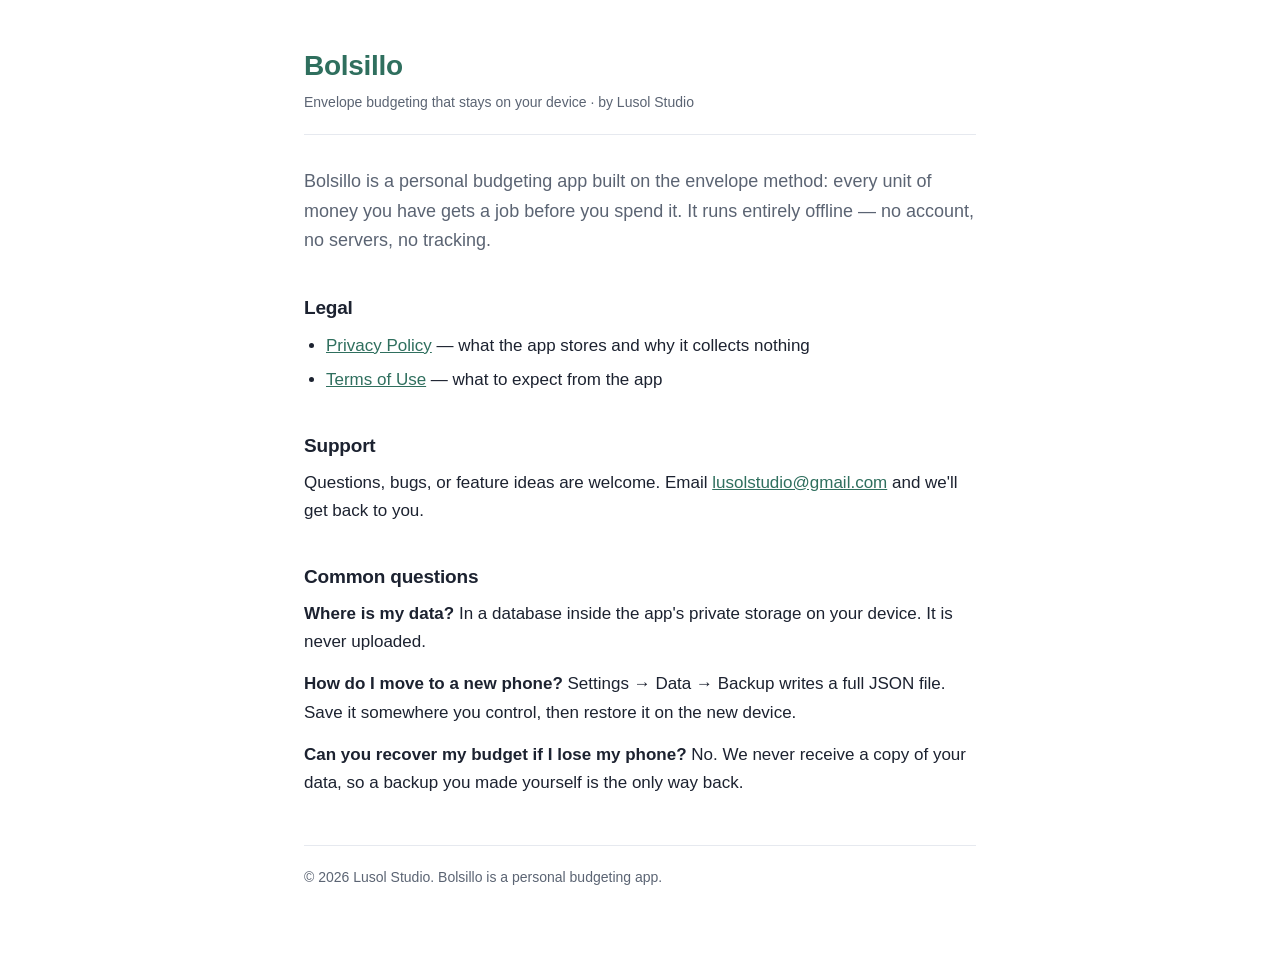
<file: index.html>
<!DOCTYPE html>
<html lang="en">
<head>
  <meta charset="utf-8">
  <meta name="viewport" content="width=device-width, initial-scale=1">
  <title>Bolsillo — Legal &amp; Support</title>
  <meta name="description" content="Privacy policy, terms of use, and support contact for Bolsillo, a local-first personal budgeting app by Lusol Studio.">
  <link rel="stylesheet" href="style.css">
</head>
<body>
  <main class="wrap">
    <header>
      <h1><span class="brand">Bolsillo</span></h1>
      <div class="meta">Envelope budgeting that stays on your device · by Lusol Studio</div>
    </header>

    <p class="lead">Bolsillo is a personal budgeting app built on the envelope method: every unit of money you have gets a job before you spend it. It runs entirely offline — no account, no servers, no tracking.</p>

    <h2>Legal</h2>
    <ul>
      <li><a href="privacy.html">Privacy Policy</a> — what the app stores and why it collects nothing</li>
      <li><a href="terms.html">Terms of Use</a> — what to expect from the app</li>
    </ul>

    <h2>Support</h2>
    <p>Questions, bugs, or feature ideas are welcome. Email <a href="mailto:lusolstudio@gmail.com">lusolstudio@gmail.com</a> and we'll get back to you.</p>

    <h2>Common questions</h2>
    <p><strong>Where is my data?</strong> In a database inside the app's private storage on your device. It is never uploaded.</p>
    <p><strong>How do I move to a new phone?</strong> Settings → Data → Backup writes a full JSON file. Save it somewhere you control, then restore it on the new device.</p>
    <p><strong>Can you recover my budget if I lose my phone?</strong> No. We never receive a copy of your data, so a backup you made yourself is the only way back.</p>

    <footer>
      © 2026 Lusol Studio. Bolsillo is a personal budgeting app.
    </footer>
  </main>
</body>
</html>
</file>
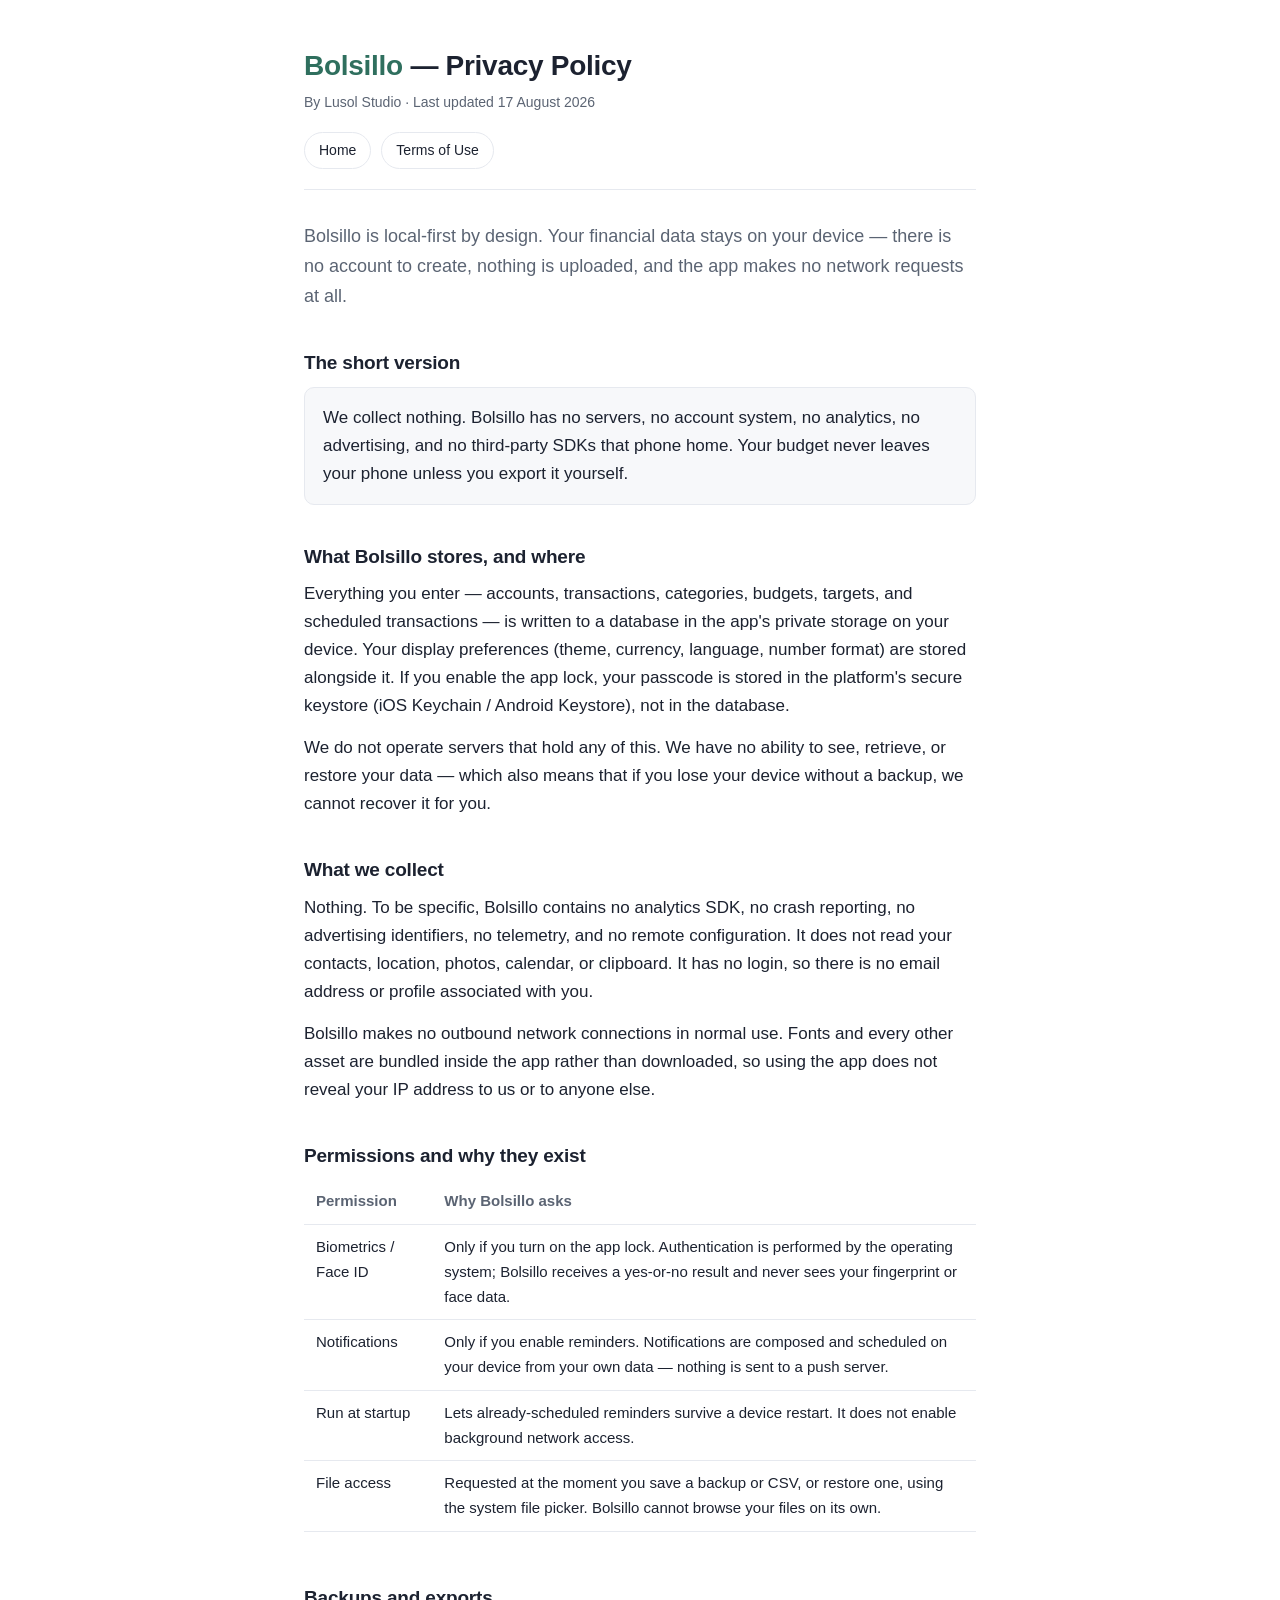
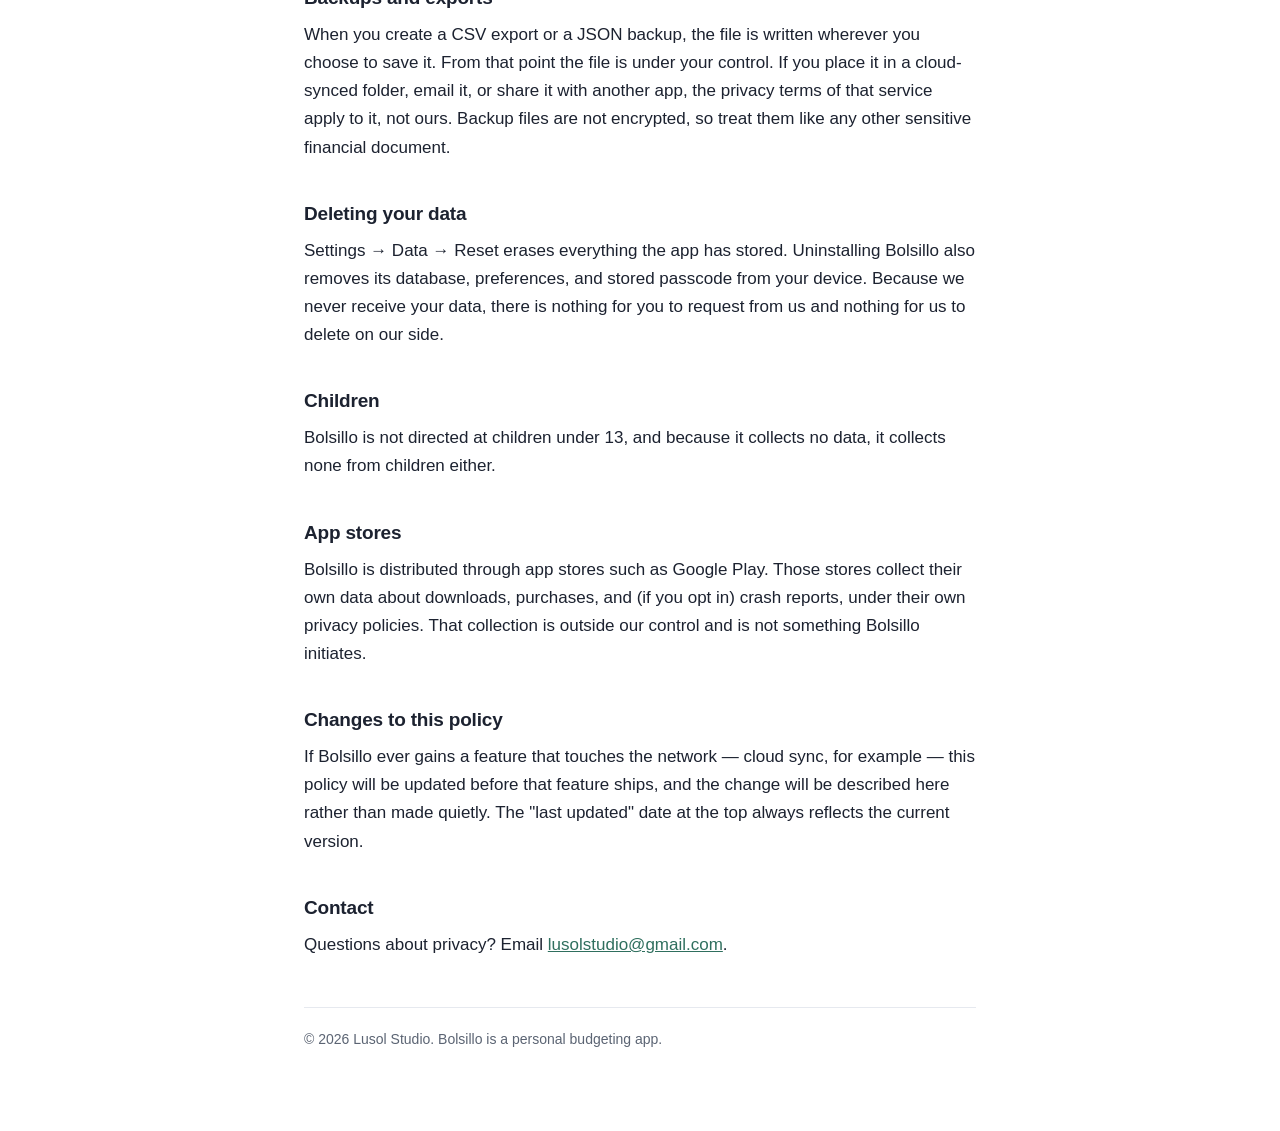
<file: privacy.html>
<!DOCTYPE html>
<html lang="en">
<head>
  <meta charset="utf-8">
  <meta name="viewport" content="width=device-width, initial-scale=1">
  <title>Bolsillo — Privacy Policy</title>
  <meta name="description" content="Privacy policy for Bolsillo, a local-first personal budgeting app by Lusol Studio. No accounts, no tracking, no data collection.">
  <link rel="stylesheet" href="style.css">
</head>
<body>
  <main class="wrap">
    <header>
      <h1><span class="brand">Bolsillo</span> — Privacy Policy</h1>
      <div class="meta">By Lusol Studio · Last updated 17 August 2026</div>
      <nav class="nav">
        <a href="index.html">Home</a>
        <a href="terms.html">Terms of Use</a>
      </nav>
    </header>

    <p class="lead">Bolsillo is local-first by design. Your financial data stays on your device — there is no account to create, nothing is uploaded, and the app makes no network requests at all.</p>

    <h2>The short version</h2>
    <div class="callout">
      <p>We collect nothing. Bolsillo has no servers, no account system, no analytics, no advertising, and no third-party SDKs that phone home. Your budget never leaves your phone unless you export it yourself.</p>
    </div>

    <h2>What Bolsillo stores, and where</h2>
    <p>Everything you enter — accounts, transactions, categories, budgets, targets, and scheduled transactions — is written to a database in the app's private storage on your device. Your display preferences (theme, currency, language, number format) are stored alongside it. If you enable the app lock, your passcode is stored in the platform's secure keystore (iOS Keychain / Android Keystore), not in the database.</p>
    <p>We do not operate servers that hold any of this. We have no ability to see, retrieve, or restore your data — which also means that if you lose your device without a backup, we cannot recover it for you.</p>

    <h2>What we collect</h2>
    <p>Nothing. To be specific, Bolsillo contains no analytics SDK, no crash reporting, no advertising identifiers, no telemetry, and no remote configuration. It does not read your contacts, location, photos, calendar, or clipboard. It has no login, so there is no email address or profile associated with you.</p>
    <p>Bolsillo makes no outbound network connections in normal use. Fonts and every other asset are bundled inside the app rather than downloaded, so using the app does not reveal your IP address to us or to anyone else.</p>

    <h2>Permissions and why they exist</h2>
    <div class="table-scroll">
      <table>
        <thead>
          <tr><th>Permission</th><th>Why Bolsillo asks</th></tr>
        </thead>
        <tbody>
          <tr>
            <td>Biometrics / Face ID</td>
            <td>Only if you turn on the app lock. Authentication is performed by the operating system; Bolsillo receives a yes-or-no result and never sees your fingerprint or face data.</td>
          </tr>
          <tr>
            <td>Notifications</td>
            <td>Only if you enable reminders. Notifications are composed and scheduled on your device from your own data — nothing is sent to a push server.</td>
          </tr>
          <tr>
            <td>Run at startup</td>
            <td>Lets already-scheduled reminders survive a device restart. It does not enable background network access.</td>
          </tr>
          <tr>
            <td>File access</td>
            <td>Requested at the moment you save a backup or CSV, or restore one, using the system file picker. Bolsillo cannot browse your files on its own.</td>
          </tr>
        </tbody>
      </table>
    </div>

    <h2>Backups and exports</h2>
    <p>When you create a CSV export or a JSON backup, the file is written wherever you choose to save it. From that point the file is under your control. If you place it in a cloud-synced folder, email it, or share it with another app, the privacy terms of that service apply to it, not ours. Backup files are not encrypted, so treat them like any other sensitive financial document.</p>

    <h2>Deleting your data</h2>
    <p>Settings → Data → Reset erases everything the app has stored. Uninstalling Bolsillo also removes its database, preferences, and stored passcode from your device. Because we never receive your data, there is nothing for you to request from us and nothing for us to delete on our side.</p>

    <h2>Children</h2>
    <p>Bolsillo is not directed at children under 13, and because it collects no data, it collects none from children either.</p>

    <h2>App stores</h2>
    <p>Bolsillo is distributed through app stores such as Google Play. Those stores collect their own data about downloads, purchases, and (if you opt in) crash reports, under their own privacy policies. That collection is outside our control and is not something Bolsillo initiates.</p>

    <h2>Changes to this policy</h2>
    <p>If Bolsillo ever gains a feature that touches the network — cloud sync, for example — this policy will be updated before that feature ships, and the change will be described here rather than made quietly. The "last updated" date at the top always reflects the current version.</p>

    <h2>Contact</h2>
    <p>Questions about privacy? Email <a href="mailto:lusolstudio@gmail.com">lusolstudio@gmail.com</a>.</p>

    <footer>
      © 2026 Lusol Studio. Bolsillo is a personal budgeting app.
    </footer>
  </main>
</body>
</html>
</file>
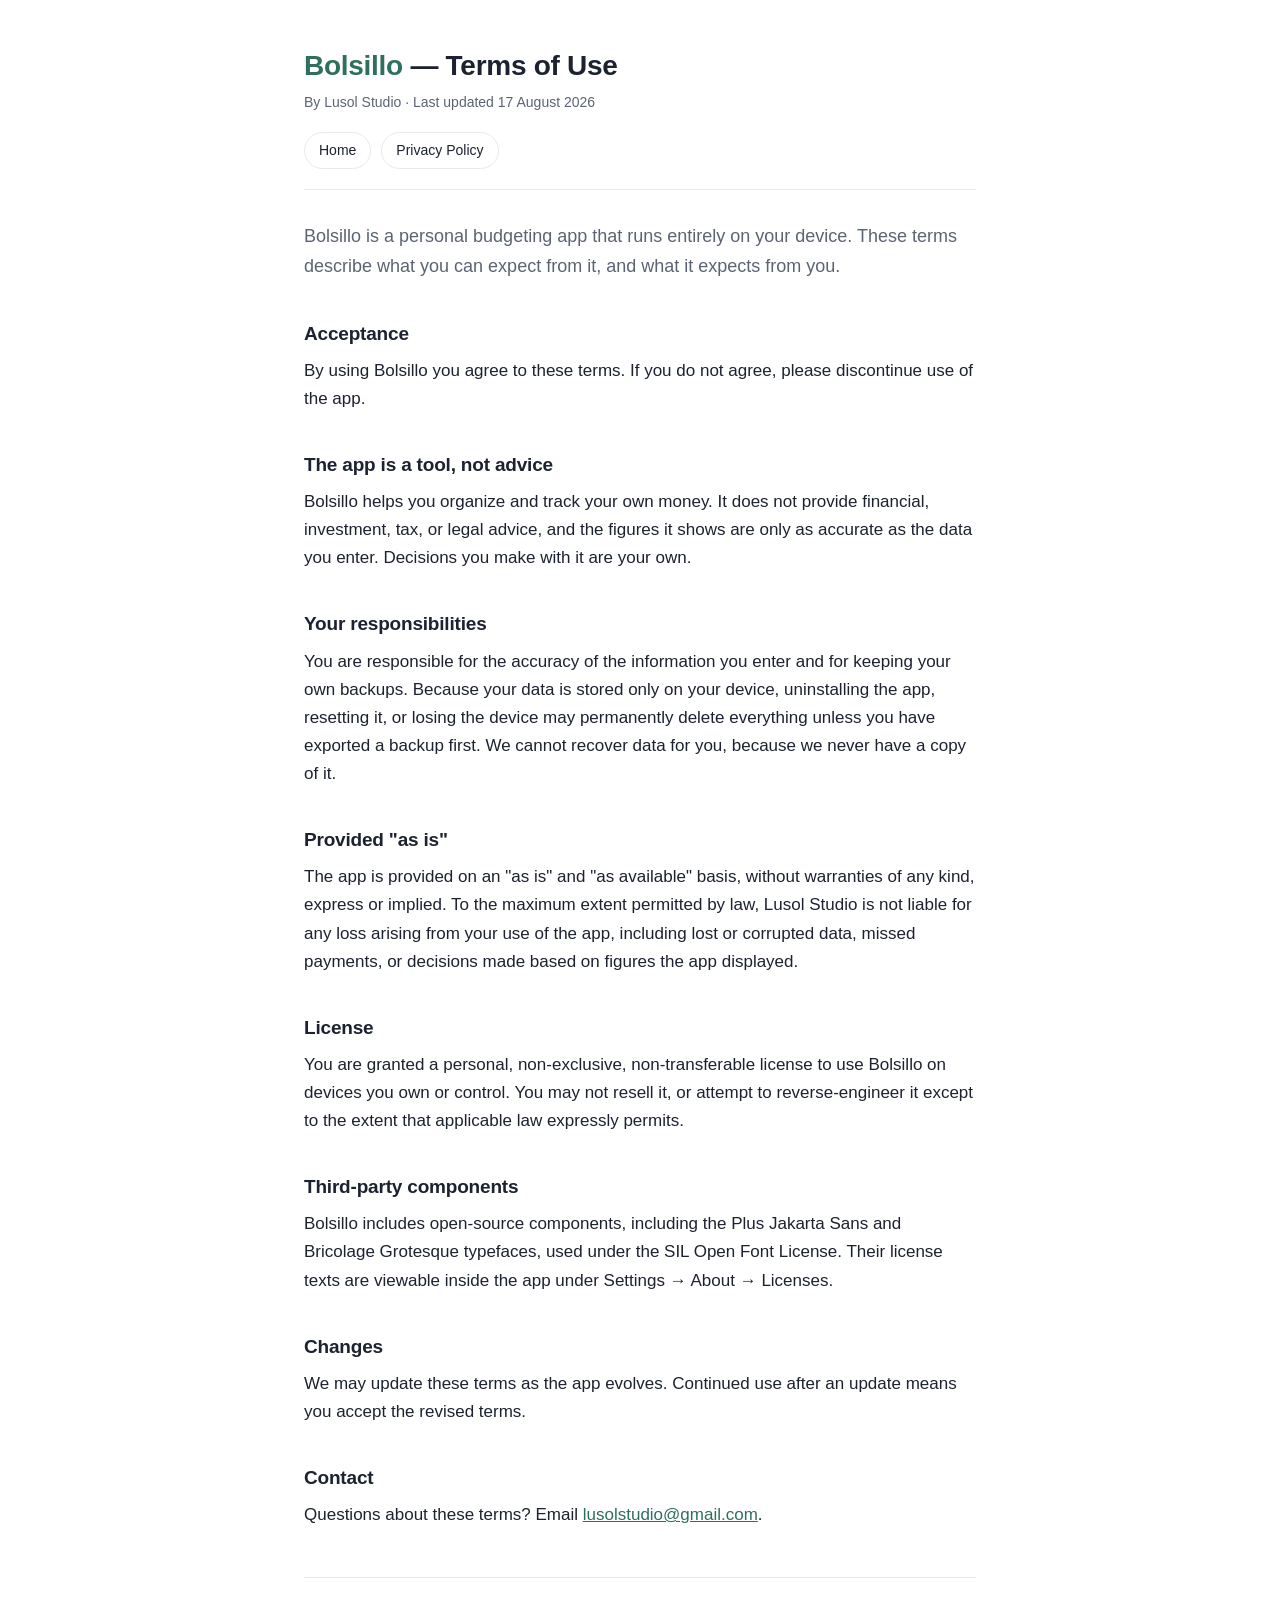
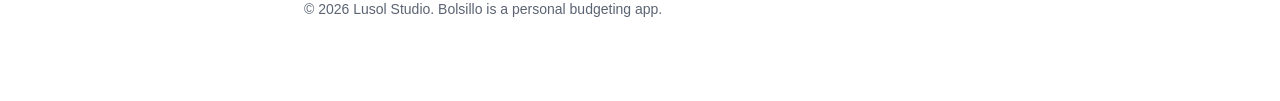
<file: terms.html>
<!DOCTYPE html>
<html lang="en">
<head>
  <meta charset="utf-8">
  <meta name="viewport" content="width=device-width, initial-scale=1">
  <title>Bolsillo — Terms of Use</title>
  <meta name="description" content="Terms of use for Bolsillo, a local-first personal budgeting app by Lusol Studio.">
  <link rel="stylesheet" href="style.css">
</head>
<body>
  <main class="wrap">
    <header>
      <h1><span class="brand">Bolsillo</span> — Terms of Use</h1>
      <div class="meta">By Lusol Studio · Last updated 17 August 2026</div>
      <nav class="nav">
        <a href="index.html">Home</a>
        <a href="privacy.html">Privacy Policy</a>
      </nav>
    </header>

    <p class="lead">Bolsillo is a personal budgeting app that runs entirely on your device. These terms describe what you can expect from it, and what it expects from you.</p>

    <h2>Acceptance</h2>
    <p>By using Bolsillo you agree to these terms. If you do not agree, please discontinue use of the app.</p>

    <h2>The app is a tool, not advice</h2>
    <p>Bolsillo helps you organize and track your own money. It does not provide financial, investment, tax, or legal advice, and the figures it shows are only as accurate as the data you enter. Decisions you make with it are your own.</p>

    <h2>Your responsibilities</h2>
    <p>You are responsible for the accuracy of the information you enter and for keeping your own backups. Because your data is stored only on your device, uninstalling the app, resetting it, or losing the device may permanently delete everything unless you have exported a backup first. We cannot recover data for you, because we never have a copy of it.</p>

    <h2>Provided "as is"</h2>
    <p>The app is provided on an "as is" and "as available" basis, without warranties of any kind, express or implied. To the maximum extent permitted by law, Lusol Studio is not liable for any loss arising from your use of the app, including lost or corrupted data, missed payments, or decisions made based on figures the app displayed.</p>

    <h2>License</h2>
    <p>You are granted a personal, non-exclusive, non-transferable license to use Bolsillo on devices you own or control. You may not resell it, or attempt to reverse-engineer it except to the extent that applicable law expressly permits.</p>

    <h2>Third-party components</h2>
    <p>Bolsillo includes open-source components, including the Plus Jakarta Sans and Bricolage Grotesque typefaces, used under the SIL Open Font License. Their license texts are viewable inside the app under Settings → About → Licenses.</p>

    <h2>Changes</h2>
    <p>We may update these terms as the app evolves. Continued use after an update means you accept the revised terms.</p>

    <h2>Contact</h2>
    <p>Questions about these terms? Email <a href="mailto:lusolstudio@gmail.com">lusolstudio@gmail.com</a>.</p>

    <footer>
      © 2026 Lusol Studio. Bolsillo is a personal budgeting app.
    </footer>
  </main>
</body>
</html>
</file>
<file: style.css>
:root {
  --ink: #1c2230;
  --ink-soft: #5b6473;
  --line: #e6e9ef;
  --accent: #2f6f5e;
  --bg: #ffffff;
  --card: #f7f8fa;
}

@media (prefers-color-scheme: dark) {
  :root {
    --ink: #e7eaf0;
    --ink-soft: #9aa3b2;
    --line: #2a3140;
    --accent: #5cc4a7;
    --bg: #14181f;
    --card: #1b212a;
  }
}

* { box-sizing: border-box; }
html { -webkit-text-size-adjust: 100%; }

body {
  margin: 0;
  background: var(--bg);
  color: var(--ink);
  font-family: -apple-system, BlinkMacSystemFont, "Segoe UI", Roboto, Helvetica, Arial, sans-serif;
  line-height: 1.65;
  font-size: 17px;
}

.wrap {
  max-width: 720px;
  margin: 0 auto;
  padding: 48px 24px 80px;
}

header {
  border-bottom: 1px solid var(--line);
  padding-bottom: 20px;
  margin-bottom: 32px;
}

h1 {
  font-size: 28px;
  margin: 0 0 4px;
  letter-spacing: -0.01em;
  line-height: 1.25;
}

.brand { color: var(--accent); font-weight: 700; }

.meta {
  color: var(--ink-soft);
  font-size: 14px;
  margin-top: 8px;
}

h2 {
  font-size: 19px;
  margin: 36px 0 8px;
  letter-spacing: -0.01em;
}

p { margin: 0 0 14px; }

.lead {
  font-size: 18px;
  color: var(--ink-soft);
}

a { color: var(--accent); }
a:hover { text-decoration: none; }

ul { margin: 0 0 14px; padding-left: 22px; }
li { margin-bottom: 6px; }

.callout {
  background: var(--card);
  border: 1px solid var(--line);
  border-radius: 10px;
  padding: 16px 18px;
  margin: 0 0 14px;
}

.callout p:last-child { margin-bottom: 0; }

.nav {
  display: flex;
  flex-wrap: wrap;
  gap: 10px;
  margin-top: 18px;
}

.nav a {
  display: inline-block;
  border: 1px solid var(--line);
  border-radius: 999px;
  padding: 6px 14px;
  font-size: 14px;
  text-decoration: none;
  color: var(--ink);
}

.nav a:hover { border-color: var(--accent); color: var(--accent); }

footer {
  margin-top: 48px;
  padding-top: 20px;
  border-top: 1px solid var(--line);
  color: var(--ink-soft);
  font-size: 14px;
}

table {
  width: 100%;
  border-collapse: collapse;
  margin: 0 0 14px;
  font-size: 15px;
}

th, td {
  text-align: left;
  padding: 10px 12px;
  border-bottom: 1px solid var(--line);
  vertical-align: top;
}

th { color: var(--ink-soft); font-weight: 600; }

.table-scroll { overflow-x: auto; }
</file>
